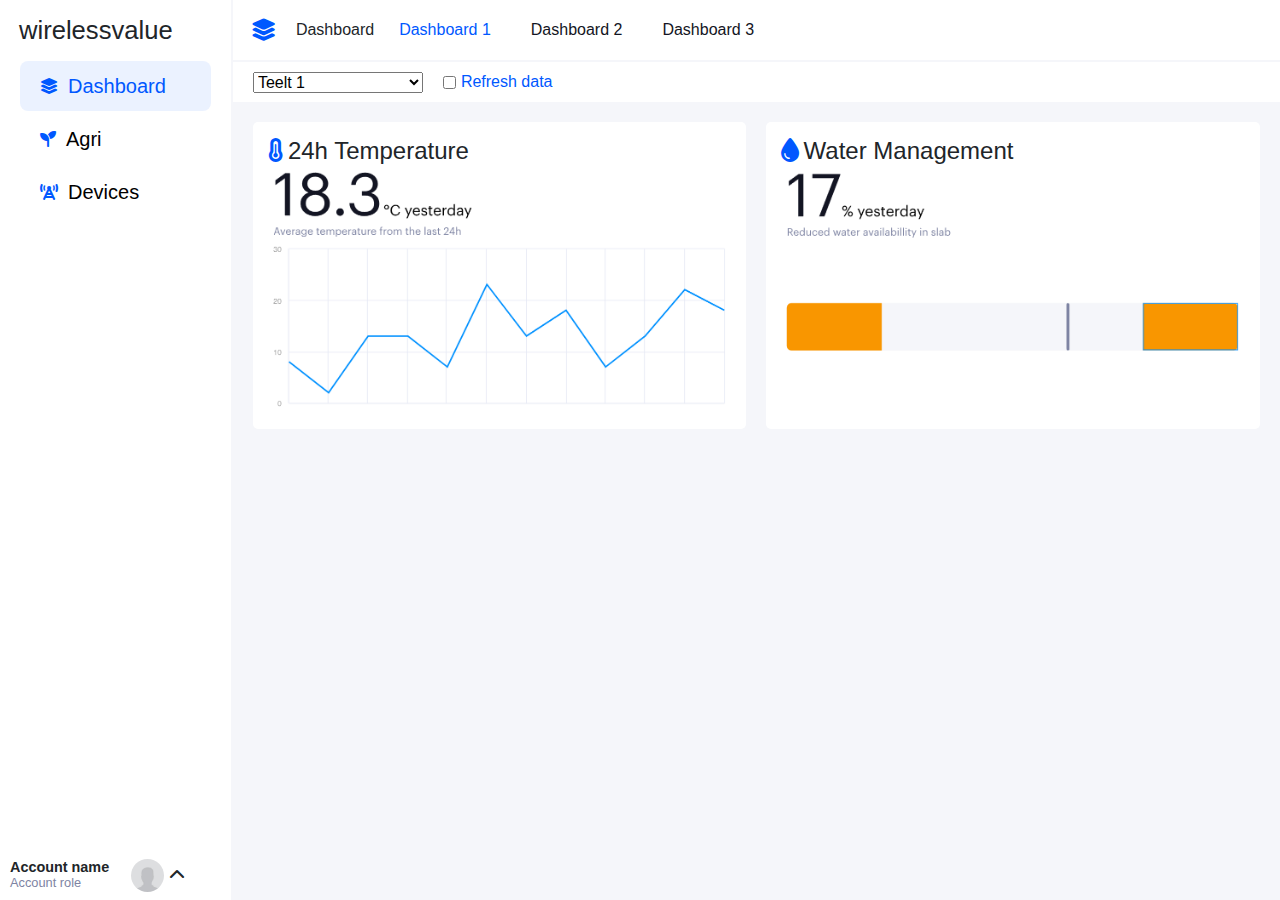
<file: index.html>
<!DOCTYPE html>
<html>
    <head>
        <meta name="viewport" content="width=device-width, initial-scale=1.0">
        <link rel="stylesheet" type="text/css" href="css/style.css">
        
        <link rel="stylesheet" href="https://cdn.jsdelivr.net/npm/bootstrap@4.6.2/dist/css/bootstrap.min.css">
        <script src="https://cdn.jsdelivr.net/npm/jquery@3.7.1/dist/jquery.slim.min.js"></script>
        <script src="https://cdn.jsdelivr.net/npm/popper.js@1.16.1/dist/umd/popper.min.js"></script>
        <script src="https://cdn.jsdelivr.net/npm/bootstrap@4.6.2/dist/js/bootstrap.bundle.min.js"></script>
        <link rel="stylesheet" href="https://cdnjs.cloudflare.com/ajax/libs/font-awesome/6.6.0/css/all.min.css"/>
        <title>Responsive test</title>
    </head>
    <body>
        <div class="row no-gutters">
            <div class="col-12">
                <div id="content">
                    <nav>
                        <h2 id="logo">wirelessvalue</h2>
                        <ul>
                            <li class="activeNav"><a href="index.html"><i class="fa-solid fa-layer-group"></i><h5>Dashboard</h5></a></li>
                            <li><a href="agriClimate.html"><i class="fa-solid fa-seedling"></i><h5>Agri</h5></a></li>
                            <li><a href="devicesCards.html"><i class="fa-solid fa-tower-cell"></i><h5>Devices</h5></a></li>
                            <li class="hide"><a href="analyseGraph.html"><i class="fa-solid fa-chart-simple"></i><h5>Analyse</h5></a></li>
                            <li class="hide"><a href="alarmsAlarms.html"><i class="fa-solid fa-bell"></i><h5>Alarms</h5></a></li>
                            <li class="hide"><a href="control.html"><i class="fa-solid fa-display"></i><h5>Control Room</h5></a></li>
                            <li class="hide"><a href="settings.html"><i class="fa-solid fa-gear"></i><h5>Settings</h5></a></li>  
                            <li>
                                <input type="checkbox" id="check" onclick="showNavbar()">
                                <label for="check" class="checkbutton">
                                    <i id="menuIcon" class="fas fa-bars"></i>
                                </label>
                            </li>     
                        </ul>
                        <div class="userInfo">
                            <div class="name">
                                <p><b>Account name</b></p>
                                <p class="role">Account role</p>
                            </div>
                            <img src="img/userplaceholder.jpg" alt="User profile picture">
                            <i class="fa-solid fa-chevron-up"></i>
                        </div>
                    </nav>
                    <div id="blok2">
                        <div class="header">
                            <div class="headerContent">
                                <i class="fa-solid fa-layer-group blue headerIcon"></i>
                                <div>
                                    <h6>Dashboard</h6>
                                    <button onclick="showDropdown()" class="dropdownButton">Dashboard 1<i class="fa-solid fa-chevron-down"></i></button>
                                </div>
                            </div>
                            <div id="dropdownMenu" class="dropdownContent">
                                <a href="#" class="selectedDropdown"><i class="fa-solid fa-circle"></i>Dashboard 1</a>
                                <a href="#" class="black"><i class="fa-solid fa-circle"></i>Dashboard 2</a>
                                <a href="#" class="black"><i class="fa-solid fa-circle"></i>Dashboard 3</a>
                            </div>
                        </div> 
                        <div id="pageContent">
                            <div class="contentChanger">
                                <select name="teelt" id="teeltSelector">
                                    <option value="teelt1">Teelt 1</option>
                                    <option value="teelt2">Teelt 2</option>
                                    <option value="teelt3">Teelt 3</option>
                                </select> 
                                <label for="refreshData" class="refreshCheck">
                                    <input type="checkbox" id="refreshData">
                                    <p>Refresh data</p>
                                </label>
                            </div>
                            <div class="widgetContent">
                                <div class="widget marginRight">
                                    <h4><i class="fa-solid fa-temperature-three-quarters"></i>24h Temperature</h4>
                                    <img src="img/temperature.PNG" alt="Temperature"> 
                                </div> 
                                <div class="widget marginLeft">
                                    <h4><i class="fa-solid fa-droplet"></i>Water Management</h4>
                                    <img src="img/water.PNG" alt="Water management">  
                                </div>
                            </div>
                        </div>   
                    </div>
                    <div id="popUpNav">
                        <ul>
                            <li class="activePopUp" id="dashboard">
                                <a href="index.html" class="pageTitle"><i class="fa-solid fa-layer-group"></i><h5>Dashboard</h5></a>
                                <!-- <input type="checkbox" id="" onclick="">
                                <label for="navbarCheck" class="checkbutton">
                                    <i class="fa-solid fa-chevron-down gray"></i>
                                </label> -->
                            </li>
                            <li class="" id="agri">
                                <input type="checkbox" id="agriCheck" onclick="showSubMenu('agriCheck' ,'agri', 'agriSub')">
                                <label for="agriCheck" class="checkbutton pageTitle">
                                    <h5><i class="fa-solid fa-seedling"></i>Agri</h5>
                                    <i class="fa-solid fa-chevron-down gray"></i>
                                </label>
                                <ul class="subMenu " id="agriSub">
                                    <li><a href="agriClimate.html" class="subMenuTitle"><i class="fa-solid fa-circle"></i>Climate</a></li>
                                    <li><a href="agriHomogenity.html" class="subMenuTitle"><i class="fa-solid fa-circle"></i>Homogenity</a></li>
                                    <li><a href="agriWeight.html" class="subMenuTitle"><i class="fa-solid fa-circle"></i>Weight</a></li>
                                    <li><a href="agriSoil.html" class="subMenuTitle"><i class="fa-solid fa-circle"></i>Soil</a></li>
                                    <li><a href="agriLight.html" class="subMenuTitle"><i class="fa-solid fa-circle"></i>Light</a></li>
                                </ul>
                            </li>
                            <li class="" id="devices">
                                <input type="checkbox" id="devicesCheck" onclick="showSubMenu('devicesCheck' ,'devices', 'devicesSub')">
                                <label for="devicesCheck" class="checkbutton pageTitle">
                                    <h5><i class="fa-solid fa-tower-cell"></i>Devices</h5>
                                    <i class="fa-solid fa-chevron-down gray"></i>
                                </label>
                                <ul class="subMenu " id="devicesSub">
                                    <li><a href="devicesCards.html" class="subMenuTitle"><i class="fa-solid fa-circle"></i>Cards</a></li>
                                    <li><a href="devicesList.html" class="subMenuTitle"><i class="fa-solid fa-circle"></i>List</a></li>
                                    <li><a href="devicesMaps.html" class="subMenuTitle"><i class="fa-solid fa-circle"></i>Maps</a></li>
                                    <li><a href="devicesConnections.html" class="subMenuTitle"><i class="fa-solid fa-circle"></i>Connections</a></li>
                                </ul>
                            </li>
                            <li class="" id="analyse">
                                <input type="checkbox" id="analyseCheck" onclick="showSubMenu('analyseCheck' ,'analyse', 'analyseSub')">
                                <label for="analyseCheck" class="checkbutton pageTitle">
                                    <h5><i class="fa-solid fa-chart-simple"></i>Analyse</h5>
                                    <i class="fa-solid fa-chevron-down gray"></i>
                                </label>
                                <ul class="subMenu " id="analyseSub">
                                    <li><a href="analyseGraph.html" class="subMenuTitle"><i class="fa-solid fa-circle"></i>Graph</a></li>
                                    <li><a href="analyseList.html" class="subMenuTitle"><i class="fa-solid fa-circle"></i>List</a></li>
                                </ul>
                            </li>
                            <li class="" id="alarms">
                                <input type="checkbox" id="alarmsCheck" onclick="showSubMenu('alarmsCheck' ,'alarms', 'alarmsSub')">
                                <label for="alarmsCheck" class="checkbutton pageTitle">
                                    <h5><i class="fa-solid fa-bell"></i>Alarms</h5>
                                    <i class="fa-solid fa-chevron-down gray"></i>
                                </label>
                                <ul class="subMenu " id="alarmsSub">
                                    <li><a href="alarmsAlarms.html" class="subMenuTitle"><i class="fa-solid fa-circle"></i>Alarms</a></li>
                                    <li><a href="alarmsLogbook.html" class="subMenuTitle"><i class="fa-solid fa-circle"></i>Logbook</a></li>
                                    <li><a href="alarmsSettings.html" class="subMenuTitle"><i class="fa-solid fa-circle"></i>Settings</a></li>
                                </ul>
                            </li>
                            <li class="" id="reports">
                                <a href="control.html" class="pageTitle"><i class="fa-solid fa-display"></i></i><h5>Control Room</h5></a>
                                <!-- <input type="checkbox" class="navbarCheck" onclick="">
                                <label for="navbarCheck" class="checkbutton">
                                    <i class="fa-solid fa-chevron-down gray"></i>
                                </label> -->
                            </li>
                            <li class="" id="settings">
                                <a href="settings.html" class="pageTitle"><i class="fa-solid fa-gear"></i><h5>Settings</h5></a>
                                <!-- <input type="checkbox" class="navbarCheck" onclick="">
                                <label for="navbarCheck" class="checkbutton">
                                    <i class="fa-solid fa-chevron-down gray"></i>
                                </label> -->
                            </li>   
                        </ul>
                    </div>
                </div>
            </div>
        </div>
    </body>
    <script src="js/main.js"></script>
</html>
</file>
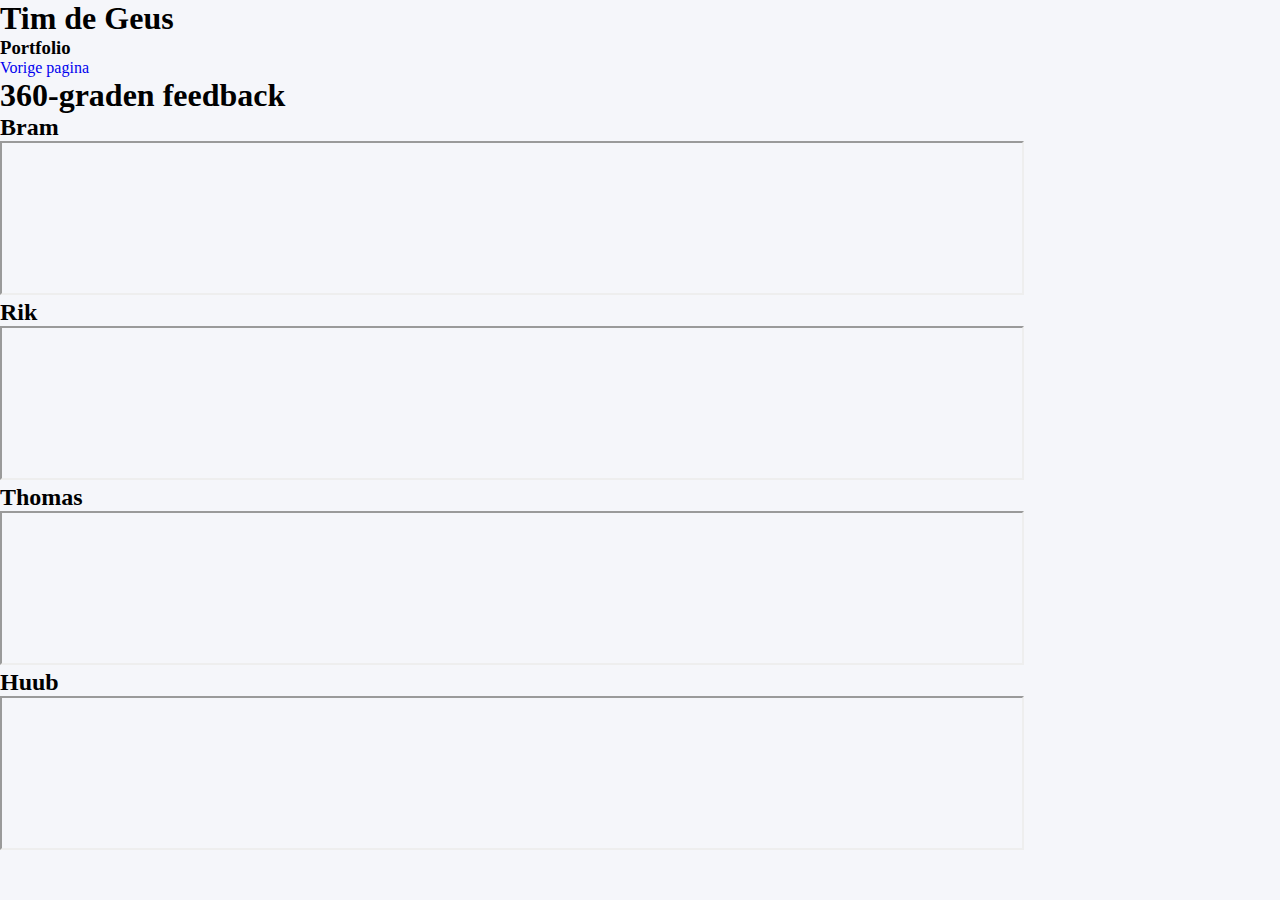
<file: 360gradenfeedback.html>
<!DOCTYPE html>
<html>
    <head>
        <title>Tim de Geus</title>
        <meta charset="utf-8">
        <link rel="stylesheet" type="text/css" href="css/style.css">
        <meta name="viewport" content="width=device-width, initial-scale=1">
    </head>
    <body>
        <div id="container">
            <div id="menuContent">
                <header>
                    <h1>Tim de Geus</h1>
                    <h3>Portfolio</h3>
                </header>
            </div>
            <div id="contentPage">
                <a href="index.html">Vorige pagina</a>
                <div id="'title">
                    <h1>360-graden feedback</h1>
                </div>
                <div id="title">
                    <h2>Bram</h2>
                </div>
                <iframe src="files/tim 360 feedback (1).pdf" width="80%" height="20%" class="pdf"></iframe>
                <div id="title">
                    <h2>Rik</h2>
                </div>
                <iframe src="files/tim vragenlijst 360-graden feedback.docx (2).pdf" width="80%" height="20%" class="pdf"></iframe>
                <div id="title">
                    <h2>Thomas</h2>
                </div>
                <iframe src="files/vragenlijst 360-graden feedback tim.pdf" width="80%" height="20%" class="pdf"></iframe>
                <div id="title">
                    <h2>Huub</h2>
                </div>
                <iframe src="files/vragenlijst 360-graden feedback tim de geus.docx (1).pdf" width="80%" height="20%" class="pdf"></iframe>
            </div>
        </div>
    </body>
</html>
</file>
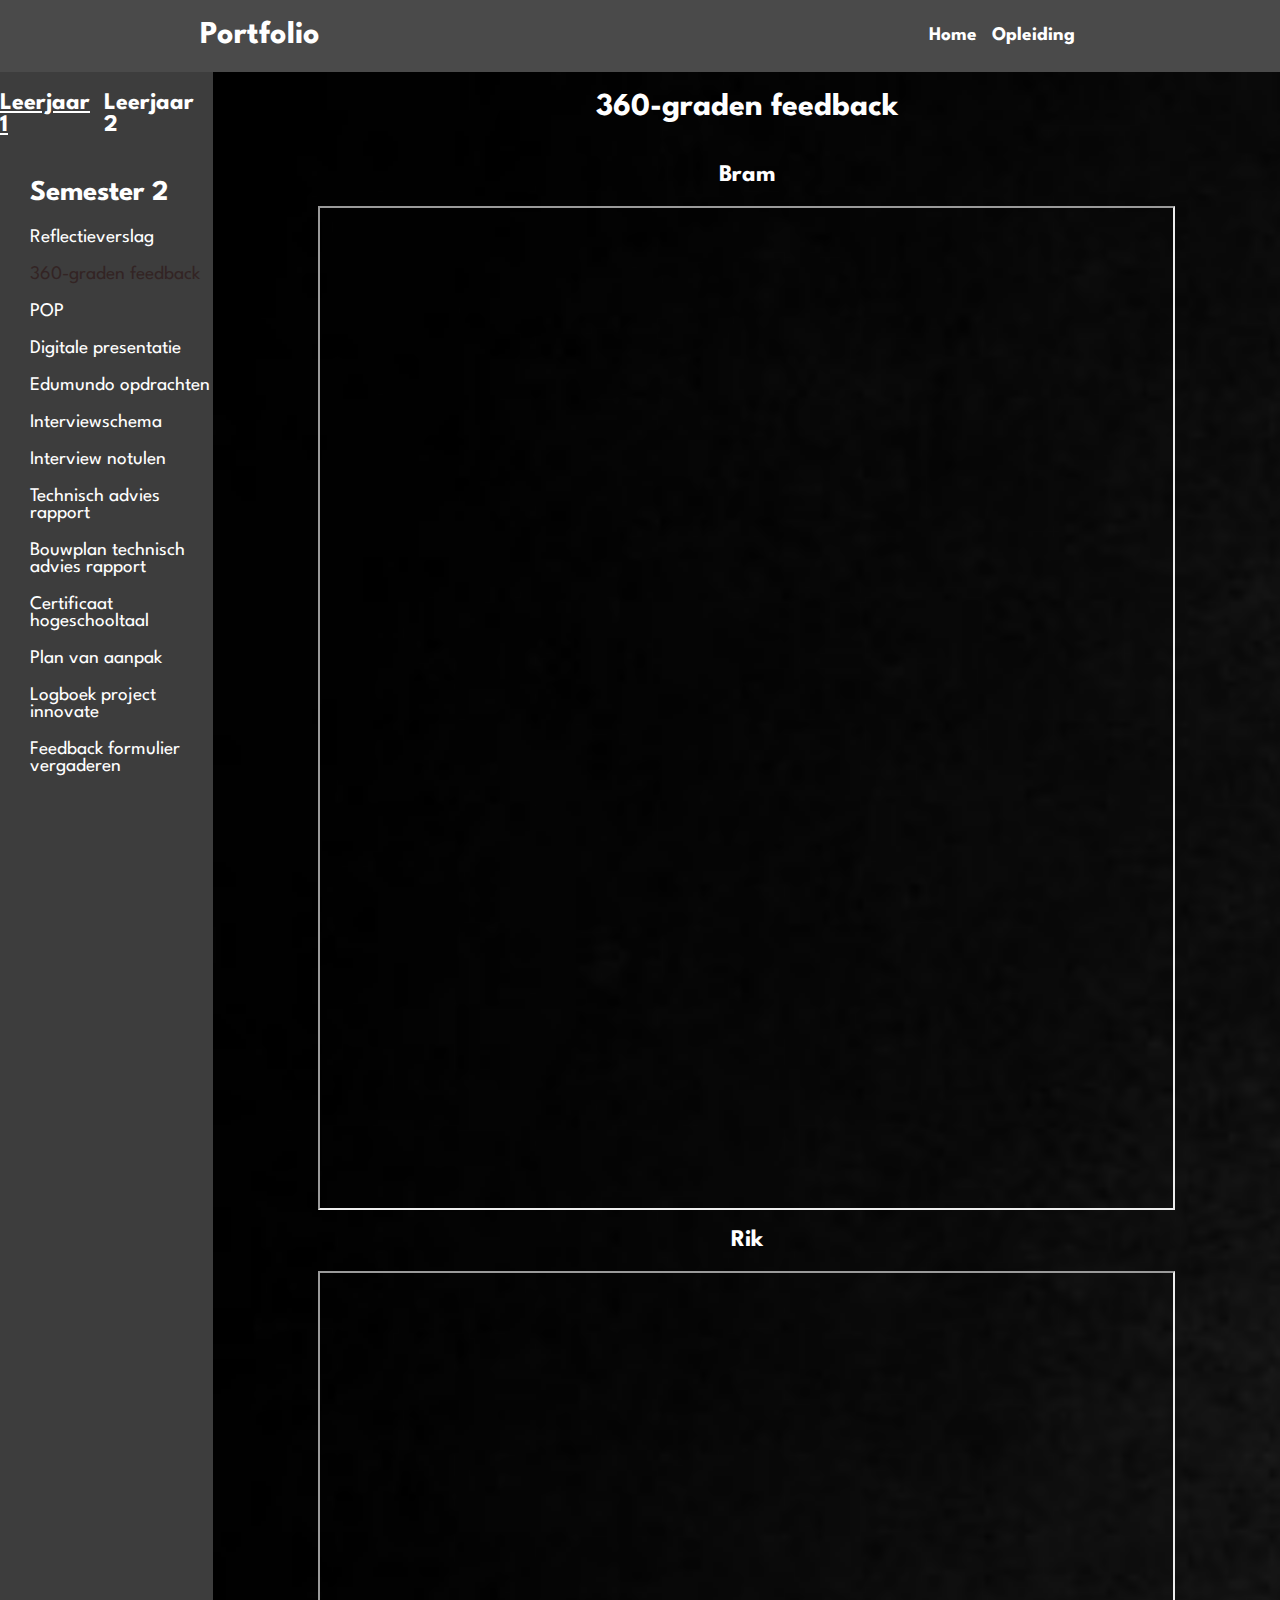
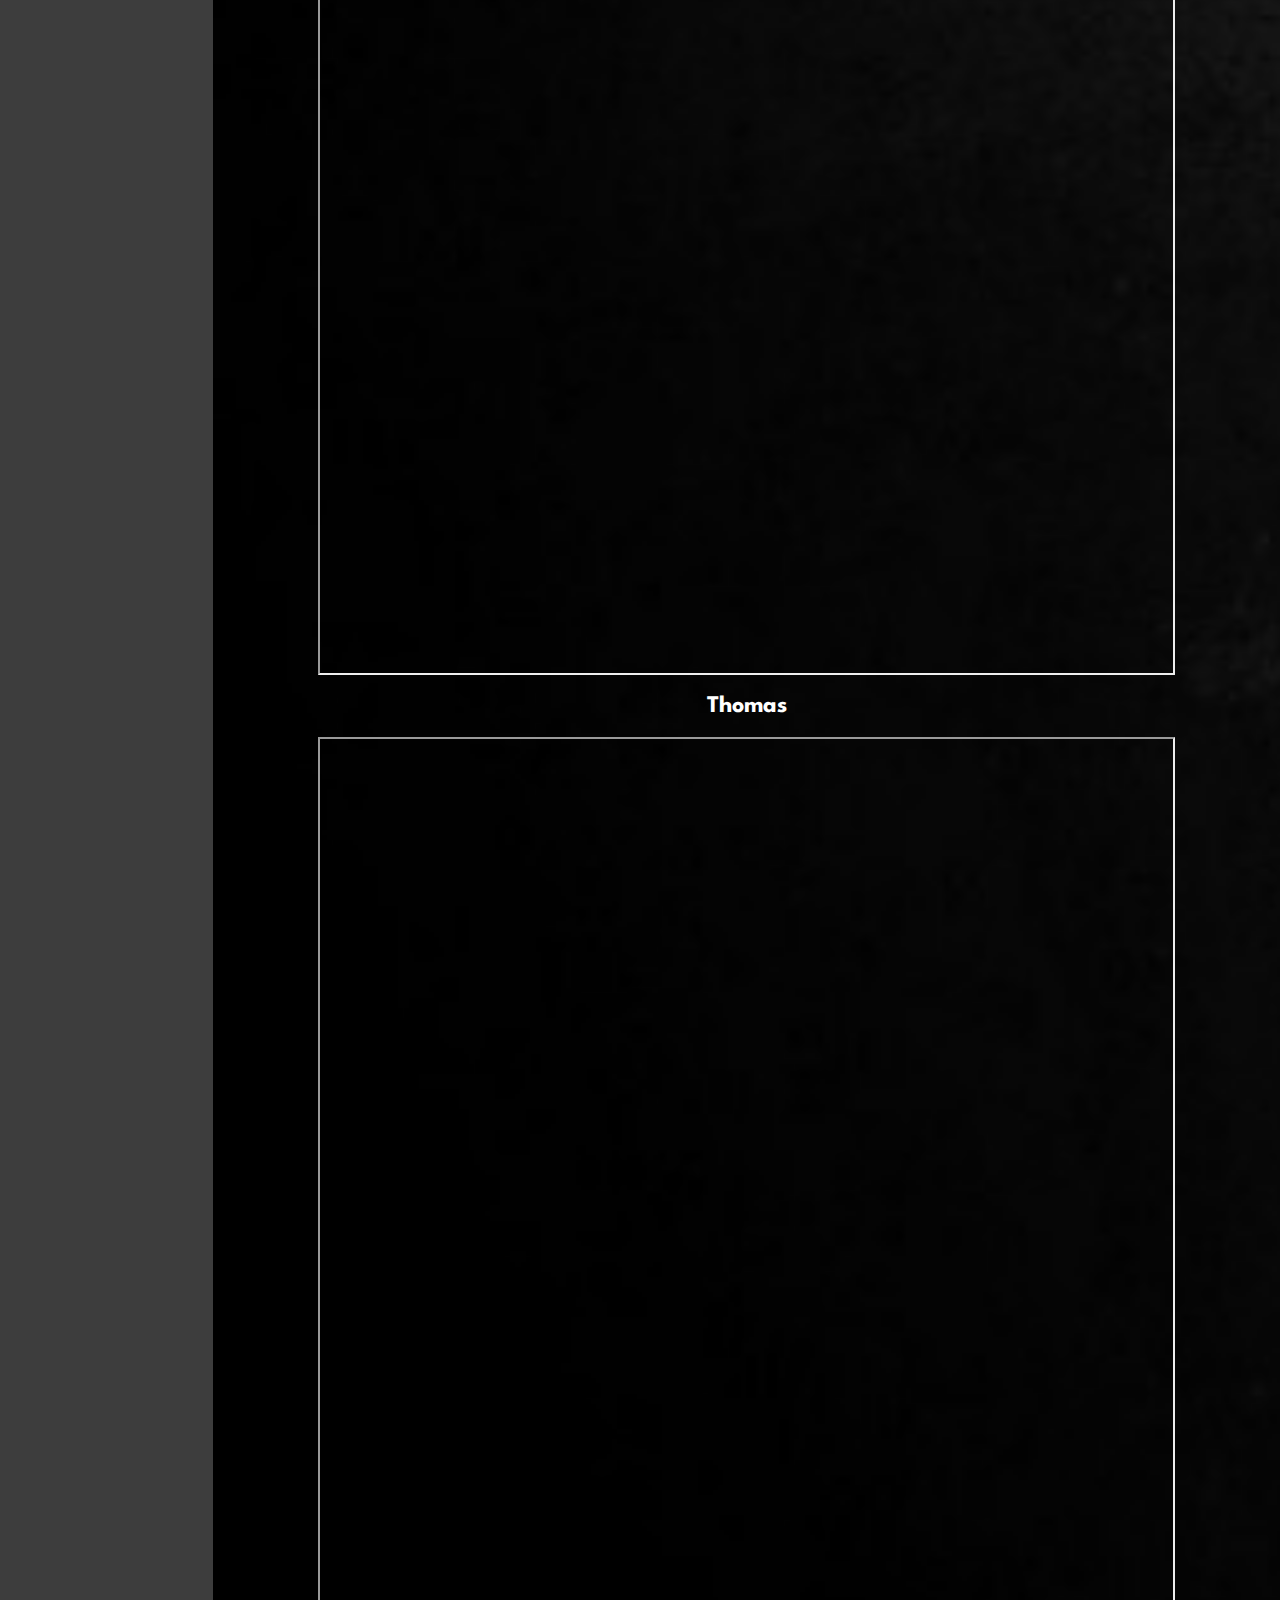
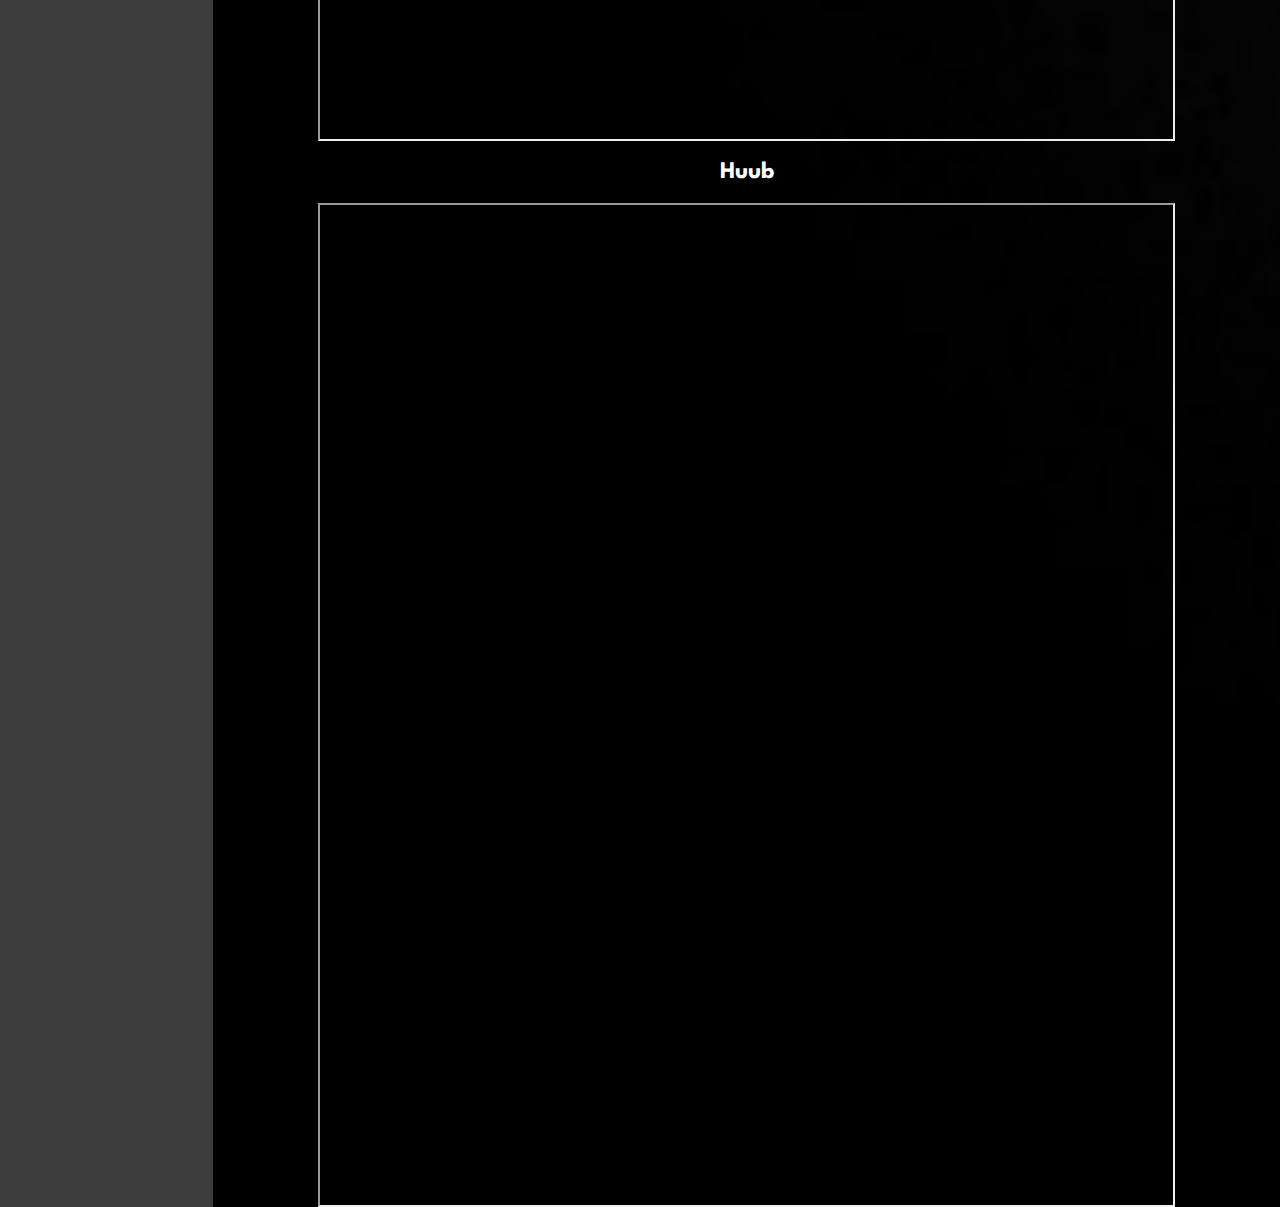
<file: 360gradenfeedback12.html>
<!DOCTYPE html>
<html>
    <head>
        <title>Tim de Geus</title>
        <meta charset="utf-8">
        <link rel="stylesheet" type="text/css" href="css/portfolio.css">
        <link href='https://fonts.googleapis.com/css?family=League Spartan' rel='stylesheet'>
        <meta name="viewport" content="width=device-width, initial-scale=1">
    </head>
    <body>
        <div id="container">
            <header>
                <h1>Portfolio</h1>
            </header>
            <nav>
                <a href="index.html"><b>Home</b></a>
                <a href="portfolio.html"><b>Opleiding</b></a>
            </nav>
            <menu>
                <div id="page">
                    <h2 id="selected"><a href="portfolio.html">Leerjaar 1</a></h2>
                    <h2><a href="leerjaar2.html">Leerjaar 2</a></h2>
                </div>
                <ul>
                    <li><h2>Semester 2</h2></li>
                    <li><a href="Reflectieverslag12.html">Reflectieverslag</a></li>
                    <li><a href="360gradenfeedback12.html" id="selectedNav">360-graden feedback</a></li>
                    <li><a href="POP12.html">POP</a></li>
                    <li><a href="Digitalepresentatie12.html">Digitale presentatie</a></li>
                    <li><a href="Edumundopdrachten12.html">Edumundo opdrachten</a></li>
                    <li><a href="Inteviewschema12.html">Interviewschema</a></li>
                    <li><a href="Interviewnotulen12.html">Interview notulen</a></li>
                    <li><a href="Technischadviesrapport12.html">Technisch advies rapport</a></li>
                    <li><a href="Bouwplantechnischadviesrapport12.html">Bouwplan technisch advies rapport</a></li>
                    <li><a href="Certificaathogeschooltaal12.html">Certificaat hogeschooltaal</a></li>
                    <li><a href="Planvanaanpak12.html">Plan van aanpak</a></li>
                    <li><a href="Logboekprojectinnovate12.html">Logboek project innovate</a></li>
                    <li><a href="Feedbackformuliervergaderen.html">Feedback formulier vergaderen</a></li>
                </ul>
            </menu>
            <div id="content">
                <h1>360-graden feedback</h1>
                <div id="title">
                    <h2>Bram</h2>
                </div>
                <iframe src="files/tim 360 feedback (1).pdf" width="80%" height="1000px" class="pdf"></iframe>
                <div id="title">
                    <h2>Rik</h2>
                </div>
                <iframe src="files/tim vragenlijst 360-graden feedback.docx (2).pdf" width="80%" height="1000px" class="pdf"></iframe>
                <div id="title">
                    <h2>Thomas</h2>
                </div>
                <iframe src="files/vragenlijst 360-graden feedback tim.pdf" width="80%" height="1000px" class="pdf"></iframe>
                <div id="title">
                    <h2>Huub</h2>
                </div>
                <iframe src="files/vragenlijst 360-graden feedback tim de geus.docx (1).pdf" width="80%" height="1000px" class="pdf"></iframe>
            </div>
        </div>
    </body>
</html>
</file>
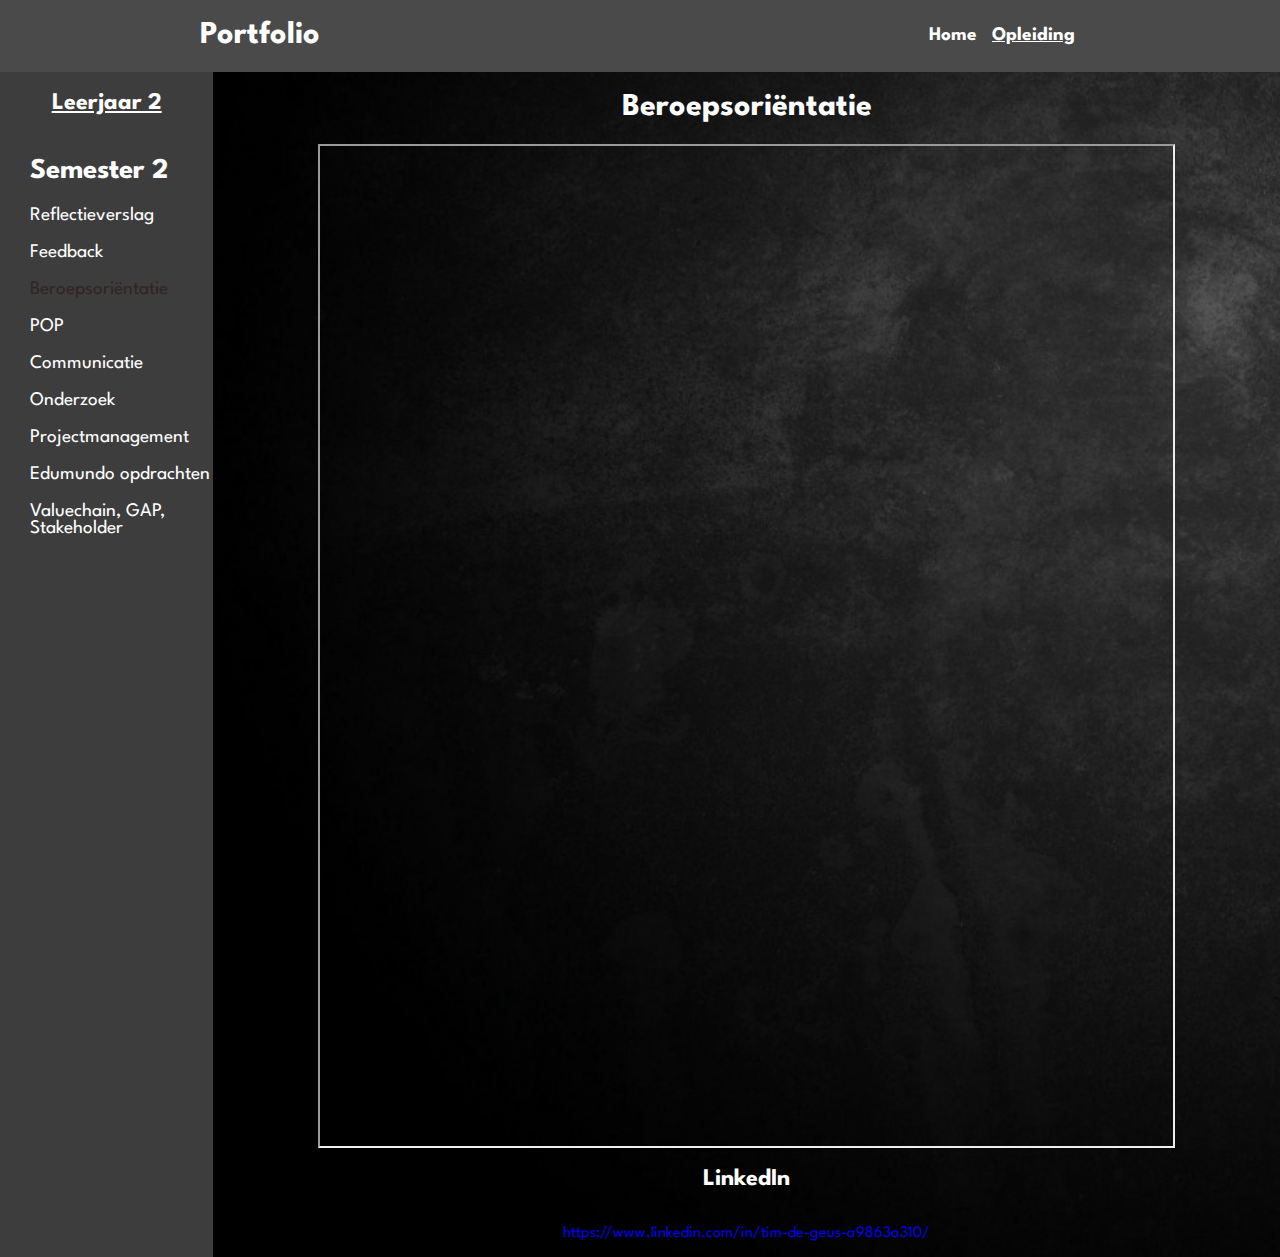
<file: beroepsoriëntatie21.html>
<!DOCTYPE html>
<html>
    <head>
        <title>Tim de Geus</title>
        <meta charset="utf-8">
        <link rel="stylesheet" type="text/css" href="css/portfolio.css">
        <link href='https://fonts.googleapis.com/css?family=League Spartan' rel='stylesheet'>
        <meta name="viewport" content="width=device-width, initial-scale=1">
    </head>
    <body>
        <div id="container">
            <header>
                <h1>Portfolio</h1>
            </header>
            <nav>
                <a href="index.html"><b>Home</b></a>
                <a href="portfolio.html" id="selected"><b>Opleiding</b></a>
            </nav>
            <menu>
                <div id="page">
                    <h2 id="selected"><a href="leerjaar2.html">Leerjaar 2</a></h2>
                </div>
                <ul>
                    <li><h2>Semester 2</h2></li>
                    <li><a href="reflectieverslag21.html">Reflectieverslag</a></li>
                    <li><a href="feedback21.html">Feedback</a></li>
                    <li><a href="beroepsoriëntatie21.html" id="selectedNav">Beroepsoriëntatie</a></li>
                    <li><a href="pop21.html">POP</a></li>
                    <li><a href="communicatie.html">Communicatie</a></li>
                    <li><a href="onderzoek21.html">Onderzoek</a></li>
                    <li><a href="projectmanagement21.html">Projectmanagement</a></li>
                    <li><a href="edumundo21.html">Edumundo opdrachten</a></li>
                    <li><a href="GapStakeholderValuechain.html">Valuechain, GAP, Stakeholder</a></li>
                </ul>
            </menu>
            <div id="content">
                <h1>Beroepsoriëntatie</h1>
                <iframe src="files/CV Tim de Geus (1).pdf" width="80%" height="1000px" class="pdf"></iframe>
                <h2>LinkedIn</h2>
                <p><a href="https://www.linkedin.com/in/tim-de-geus-a9863a310/" id="link">https://www.linkedin.com/in/tim-de-geus-a9863a310/</a></p>
            </div>
        </div>
    </body>
</html>
</file>
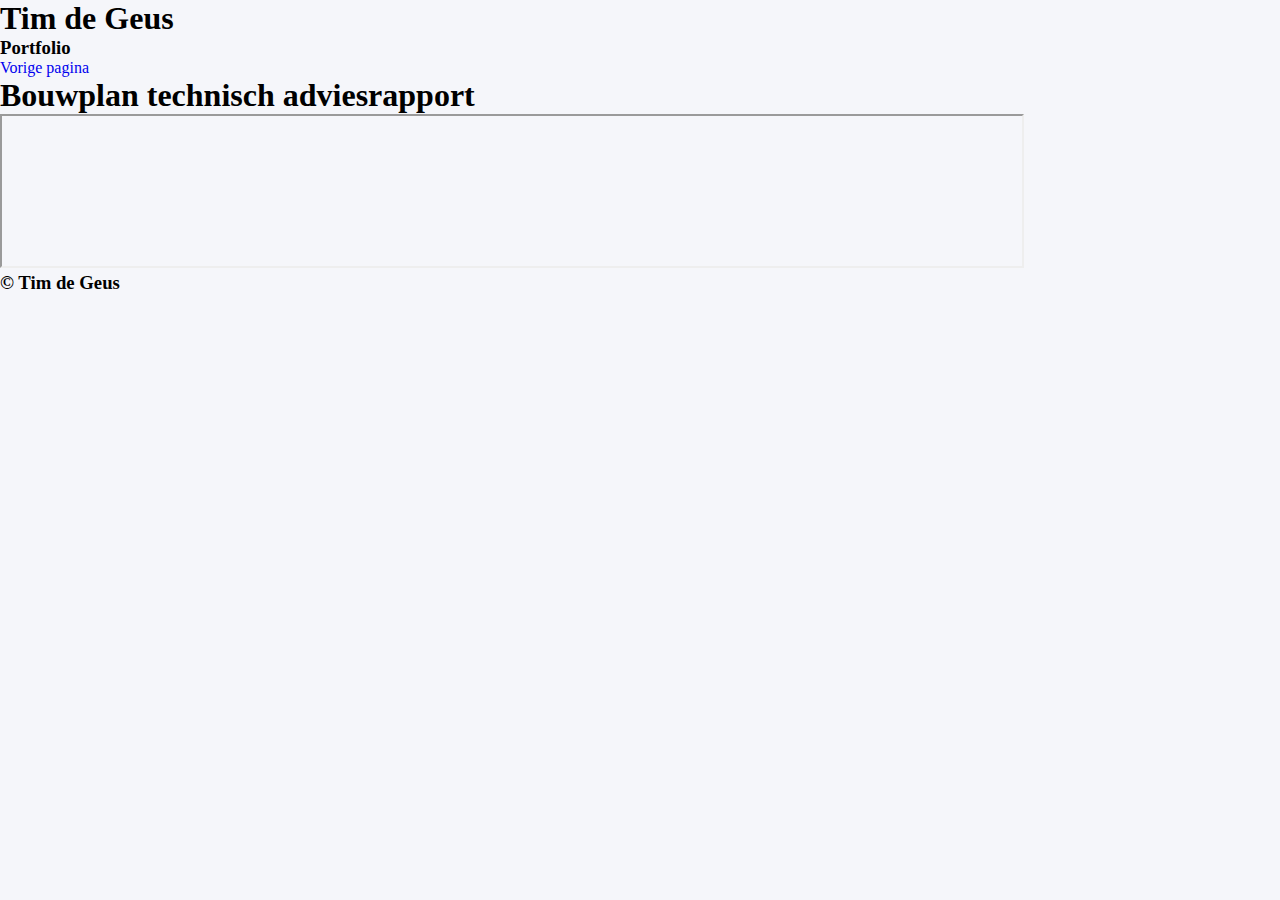
<file: bouwplan.html>
<!DOCTYPE html>
<html>
    <head>
        <title>Tim de Geus</title>
        <meta charset="utf-8">
        <link rel="stylesheet" type="text/css" href="css/style.css">
        <meta name="viewport" content="width=device-width, initial-scale=1">
    </head>
    <body>
        <div id="container">
            <div id="menu">
                <header>
                    <h1>Tim de Geus</h1>
                    <h3>Portfolio</h3>
                </header>
            </div>
            <div id="contentPage2">
                <a href="index.html">Vorige pagina</a>
                <div id="'title">
                    <h1>Bouwplan technisch adviesrapport</h1>
                </div>
                <iframe src="files/Bouwplan Technisch Adviesrapport - Project Innovate INF1A.pdf" width="80%" height="80%" class="pdf"></iframe>
            </div>
            <footer>
                <h3>&copy Tim de Geus</h3>
            </footer>
        </div>
    </body>
</html>
</file>
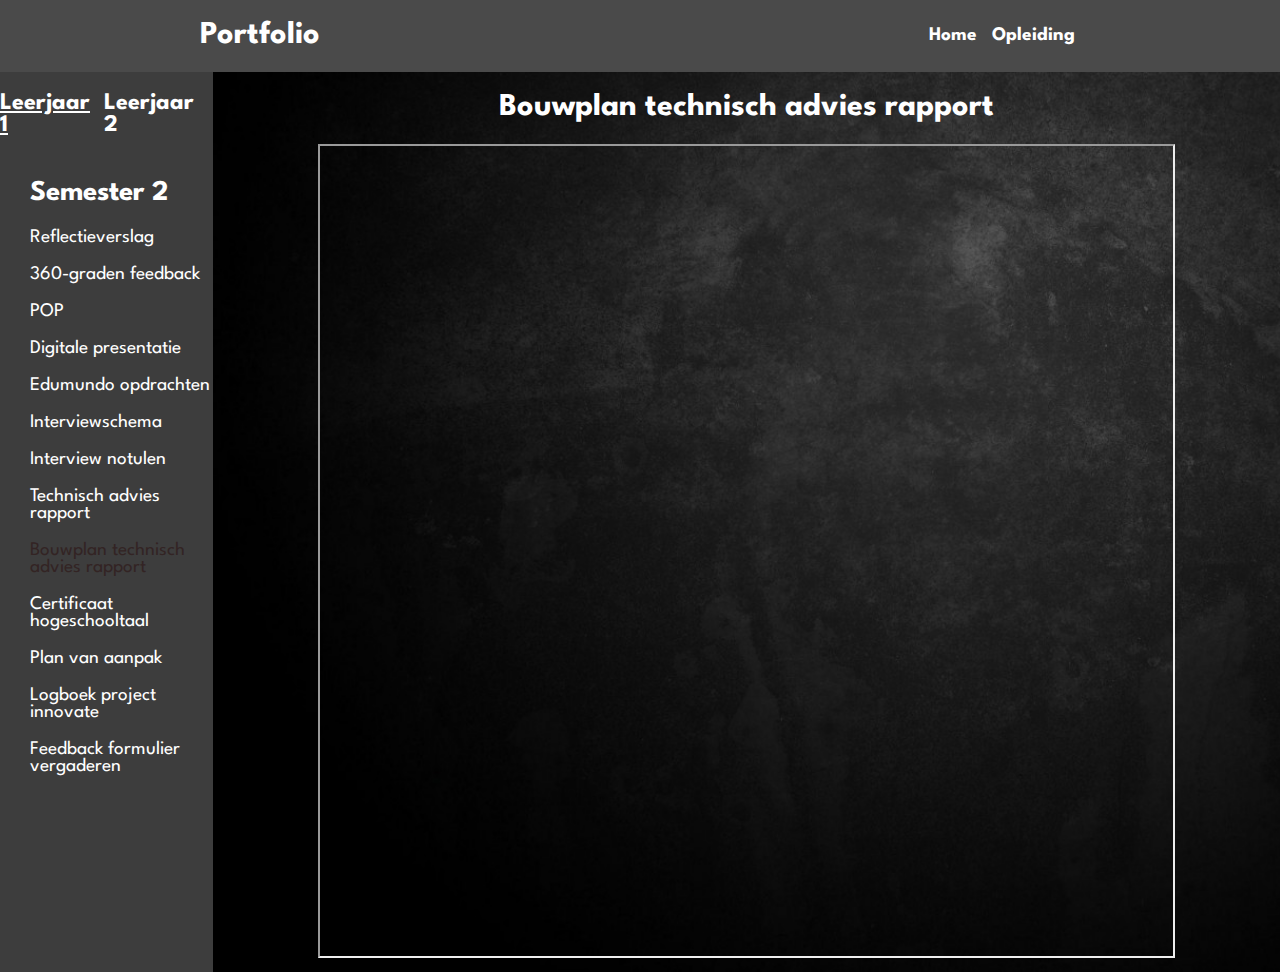
<file: bouwplantechnischadviesrapport12.html>
<!DOCTYPE html>
<html>
    <head>
        <title>Tim de Geus</title>
        <meta charset="utf-8">
        <link rel="stylesheet" type="text/css" href="css/portfolio.css">
        <link href='https://fonts.googleapis.com/css?family=League Spartan' rel='stylesheet'>
        <meta name="viewport" content="width=device-width, initial-scale=1">
    </head>
    <body>
        <div id="container">
            <header>
                <h1>Portfolio</h1>
            </header>
            <nav>
                <a href="index.html"><b>Home</b></a>
                <a href="portfolio.html"><b>Opleiding</b></a>
            </nav>
            <menu>
                <div id="page">
                    <h2 id="selected"><a href="portfolio.html">Leerjaar 1</a></h2>
                    <h2><a href="leerjaar2.html">Leerjaar 2</a></h2>
                </div>
                <ul>
                    <li><h2>Semester 2</h2></li>
                    <li><a href="Reflectieverslag12.html">Reflectieverslag</a></li>
                    <li><a href="360gradenfeedback12.html">360-graden feedback</a></li>
                    <li><a href="POP12.html">POP</a></li>
                    <li><a href="digitalepresentatie12.html">Digitale presentatie</a></li>
                    <li><a href="edumundopdrachten12.html">Edumundo opdrachten</a></li>
                    <li><a href="inteviewschema12.html">Interviewschema</a></li>
                    <li><a href="interviewnotulen12.html">Interview notulen</a></li>
                    <li><a href="technischadviesrapport12.html">Technisch advies rapport</a></li>
                    <li><a href="bouwplantechnischadviesrapport12.html" id="selectedNav">Bouwplan technisch advies rapport</a></li>
                    <li><a href="certificaathogeschooltaal12.html">Certificaat hogeschooltaal</a></li>
                    <li><a href="planvanaanpak12.html">Plan van aanpak</a></li>
                    <li><a href="logboekprojectinnovate12.html">Logboek project innovate</a></li>
                    <li><a href="feedbackformuliervergaderen.html">Feedback formulier vergaderen</a></li>
                </ul>
            </menu>
            <div id="content">
                <h1>Bouwplan technisch advies rapport</h1>
                <iframe src="files/Bouwplan Technisch Adviesrapport - Project Innovate INF1A.pdf" width="80%" height="90%" class="pdf"></iframe>
            </div>
        </div>
    </body>
</html>
</file>
<file: css/style.css>
html, body {
    height: 100%;
    margin: 0;
    background-color: #F5F6FA;
}

* {
    padding: 0;
    margin: 0;
    text-decoration: none;
    list-style: none;
    box-sizing: border-box;
}

#content {
    display: flex;
}

nav {
    width: 20%;
    min-width: 230px;
    max-width: 270px;
    background-color: #FFFFFF;
    position: relative;
    height: 100vh;
    z-index: 10;
    border-right: 2px solid #F5F6FA;
}

nav li {
    display: flex;
    align-items: center;
    margin-bottom: 3px;   
    margin-right: 20px;
    border-radius: 8px;
    margin-left: 20px;
}

nav a {
    align-items: center;
    width: 100%;
    padding: 13px;
    padding-left: 20px;
}

nav ul li i {
    margin-right: 10px;
}

nav h5 {
    margin: 0;
}

#blok2 {
    width: 90%;
    background-color: #F5F6FA;
    height: 100vh;
}

.header {
    display: flex;
    align-items: center;
    width: 100%;
    height: 60px;
    background-color: #FFFFFF;
    border-bottom: #7E84A3 3px;
}

.headerContent {
    display: flex;
    align-items: center;
    min-height: 100%;
    z-index: 1;
}

.header h6 {
    margin: 0;
    margin-left: 5px;
}

.headerIcon {
    font-size: 1.4em;
    margin-left: 18px;
    margin-right: 15px;
}

.dropdownContent {
    display: flex;
    background-color: #ffffff;
    border-radius:  0 0 10px 10px;
    transition: all .2s ease-out;
    z-index: 1;
  }

.dropdownContent a {
    display: flex;
    justify-content: flex-start;
    align-items: center;
    margin-left: 15px;
    margin-right: 15px;
    margin-top: 3px;
    margin-bottom: 3px;
    padding-left: 10px;
    border-radius: 5px;
 }

 .dropdownContent i {
    margin: 0;
    margin-right: 5px;
    font-size: .4em;
    display: none;
 }

.dropdownContent a:hover {
    text-decoration: none;
    background-color: rgba(0, 88, 255, 0.08);
}

.dropdownButton {
    display: none;
    border: none;
    background-color: white;
    color: #7E84A3;
    padding-left: 5px;
    font-size: .8em;
}

.show {
    max-height: 200px !important;
    overflow: visible !important;
    padding-top: 15px;
    padding-bottom: 15px;
}

li a {
    display: flex;
    color: #000000;
}

li i {
    color: #0058FF;
}

#logo {
    font-size: 1.6em;
    margin-left: 19px;
    margin-top: 15px;
    margin-bottom: 15px;
}

.activeNav {
    background-color: rgba(0, 88, 255, 0.08);
}

.activeNav a {
    color: #0058FF;
}

.activeNav i {
    color: #0058FF;
}

#popUpNav {
    display: block;
    position: fixed;
    width: 100%;
    bottom: 7%;
    max-height: 0px;
    overflow: hidden;
    background-color: #FFFFFF;
    border-radius: 25px 25px 0 0;
    z-index: 1;
    transition: all .2s ease-out;
    padding-left: 20px;
    padding-right: 20px;
    border-top: 2px solid #F5F6FA;
}

.openNav {
    max-height: 650px !important;
    padding-top: 20px;   
    padding-bottom: 15px; 
}

#popUpNav h5 {
    margin: 0px;
}

#popUpNav i {
    margin-right: 8px;
}

#popUpNav ul {
    margin: 0;
}

#popUpNav li {
    display: flex;
    align-items: center;
    flex-wrap: wrap;
    margin-bottom: 1px;   
    padding-left: 15px;
    border-radius: 8px;
}

#popUpNav li a {
    width: 100%;
}

#popUpNav label {
    display: flex;
    width: 100%;
    align-items: center;
    justify-content: space-between;
    margin: 0;
}

.activePopUp {
    background-color: rgba(0, 88, 255, 0.08);
}

.activePopUp h5 {
    font-weight: bold;
    color: #0058FF;
}

li:hover {
    background-color: rgba(0, 88, 255, 0.08);
}

.selected {
    background-color: rgba(0, 88, 255, 0.08);
}

.selected i {
    color: #0058FF;
}

.selectedDropdown {
    color: #0058FF !important;
}

li a:hover {
    text-decoration: none;
    color: #131523;
}

.pageTitle {
    align-items: center;
    padding: 10px;
    padding-left: 20px;
}

.subMenuTitle {
    margin: 0;
    font-size: .9em;
    text-decoration: none;
}

.subMenu {
    width: 100%;
    max-height: 0px;
    color: #131523;
    font-weight: 400;
    overflow: hidden;
    transition: max-height .1s ease-in-out;
}

.selectedSubmenu i {
    color: #0058FF !important;
}

.selectedSubmenu {
    color: #0058FF;
}

.subMenu i {
    margin-top: 9px;
    margin-right: 18px;
    font-size: .4em;
    color: #131523;
}

.open {
    max-height: 200px;
}

.black {
    color: #131523;
}

.gray {
    color: #131523;
}

.blue {
    color: #0058FF;
}

.mobile {
    display: flex;
}

.desktop {
    display: none;
}

.hide {
    display: none;
}

.checkbutton {
    cursor: pointer;
    display: none;
}

#check {
    display: none;
}

#agriCheck {
    display: none;
}

#devicesCheck {
    display: none;
}

#analyseCheck {
    display: none;
}

#alarmsCheck {
    display: none;
}

.contentChanger {
    display: flex;
    justify-content: flex-start;
    align-items: center;
    padding: 20px;
    height: 30px;
    background-color: white;
    border-top: 2px solid #F5F6FA;
}

#teeltSelector {
    width: 170px;
    margin-right: 20px;
}

.refreshCheck {
    display: flex;
    align-items: center;
    margin: 0;
    color: #0058FF;
}

.contentChanger p {
    margin: 0;
    margin-left: 5px;
}

.widgetContent {
    display: flex;
    justify-content: space-between;
    flex-wrap: nowrap;
    padding: 20px;
}

.marginLeft {
    margin-left: 10px;
}

.marginRight {
    margin-right: 10px;
}


.widget {
    background-color: white;
    max-width: 50%;
    border-radius: 5px;
    padding: 15px;
    margin-bottom: 10px;
}

.widget h4 {
    margin: 0;
}

.widget i {
    color: #0058FF;
    margin-right: 5px;
}

.widget img {
    max-width: 100%;
    height: auto;
}

.widget p {
    margin: 0;
}

.userInfo {
    display: flex;
    align-items: center;
    margin-left: 10px;
    margin-bottom: 8px;
    position: absolute;
    bottom: 0;
    line-height: 15px;
}

.userInfo p {
    margin: 0;
    font-size: .9em;
}

.userInfo img {
    max-width: 15%;
    height: 15%;
    border-radius: 50%;
    margin-right: 5px;
}

.name {
    margin-right: 10%;
}

.role {
    color: #7E84A3;
    font-size: 0.8em !important;
}

@media screen and (max-width: 767px) {
    nav {
        width: 100%;
        max-width: 100%;
        display: flex;  
        justify-content: center;  
        align-items: center;  
        position: fixed;
        bottom: 0;
        border-right: 0;
        border-top: 2px solid #F5F6FA;
        height: 60px;
        align-content: center;
    }

    #blok2 {
        width: 100%;
    }

    #pageContent {
        padding-top: 60px;
    }

    nav ul {
        display: flex;
        margin: 0;
        justify-content: space-evenly;
    }

    nav ul li {
        margin: 0;
    }

    nav i {
        color: #7E84A3;
    }

    nav h5 {
        display: none;
    }

    #logo {
        display: none; 
    }

    .mobile {
        display: none;
    }

    .desktop {
        display: flex;
    }

    .activeNav {
        background-color: transparent;
    }

    .checkbutton {
        display: block;
    } 

    .header {
        flex-direction: column;
        position: absolute;
        align-items: flex-start;
    }

    .headerContent {
        justify-content: center;
    }

    .dropdownButton {
        display: block;
    }

    .dropdownContent {
        display: block;
        justify-content: center;
        flex-direction: column;
        overflow: hidden;
        border-top: 2px solid #F5F6FA;
        max-height: 0px;
        width: 100%;
        border-bottom: 2px solid #F5F6FA;
    }

    .dropdownContent i {
        display: block;
    }

    .selectedDropdown {
        background-color: rgba(0, 88, 255, 0.08);
    }

    .contentChanger {
        justify-content: space-between;
        background-color: transparent;
    }

    .widget {
        min-width: fit-content;
        margin-bottom: 20px;
    }

    .widgetContent {
        flex-wrap: wrap;
    }

    .marginLeft {
        margin-left: 0px;
    }

    .marginRight {
        margin-right: 0px;
    }

    .userInfo {
        display: none;
    }
}
</file>
<file: css/portfolio.css>
body{
    font-family: 'League Spartan';
	font-size: 1em;
	margin: 0;
	padding: 0;
    height: 100%;
}

html{
    height: 100%;
}

#container{
	display: grid;
	grid-template-columns: repeat(6, 1fr);	
}

header{
    display: flex;
    grid-column: 1/4;
    justify-content: left;
    padding-left: 200px;
    background-color: rgb(74, 74, 74);
    color: white;
}

nav{
    display: flex;
    grid-column: 4/7;
    background-color:rgb(74, 74, 74);
    align-items: center;
    justify-content: right;
    padding-right: 200px;
    font-size: 1.2em;
    color: white;
}

nav a{
    color: white;
    padding: 5px;
    margin-left: 5px;
}

nav a :hover{
    color: rgb(59, 60, 69);
}

#content{
    display: flex;
    grid-column: 2/7;
    align-items: center;
    flex-direction: column;
    color: white;
    height: 100%;
    background-image: url("../img/wp2831927.jpg");
    background-position: left top;
    background-size: cover;
    background-repeat: no-repeat;
}

a:link{
	text-decoration: none;
}

a:visited{
	text-decoration: none;
}

menu {
    display: flex;
    padding: 0;
    margin: 0;
    flex-direction: column;
    grid-column: 1/2;
    background-color: rgb(61, 61, 61);
    color: white;
    align-items: flex-start;
    min-height: 100vh;
}

#page {
    display: flex;
    justify-content: space-evenly;
    width: 100%;
}

#selected {
    text-decoration: underline;
}

menu a:visited{
    color: white;
    text-decoration: none;
}

menu a:link{
    color: white;
    text-decoration: none;
}

menu a:hover{
    color: #332424;
    text-decoration: underline;
}

ul{
    list-style-type: none;
    font-size: 1.2em;
    margin-top: 0px;
    padding-left: 30px;
    text-align: left;
}

ul li{
    margin-bottom: 20px;
}

li a {
    margin-left: 0px;
}

li a:visited{
    color: white;
    text-decoration: none;
}

li a:link{
    color: white;
    text-decoration: none;
}

li a:hover{
    color: #332424;
}

#selectedNav {
    color: #332424;
}
</file>
